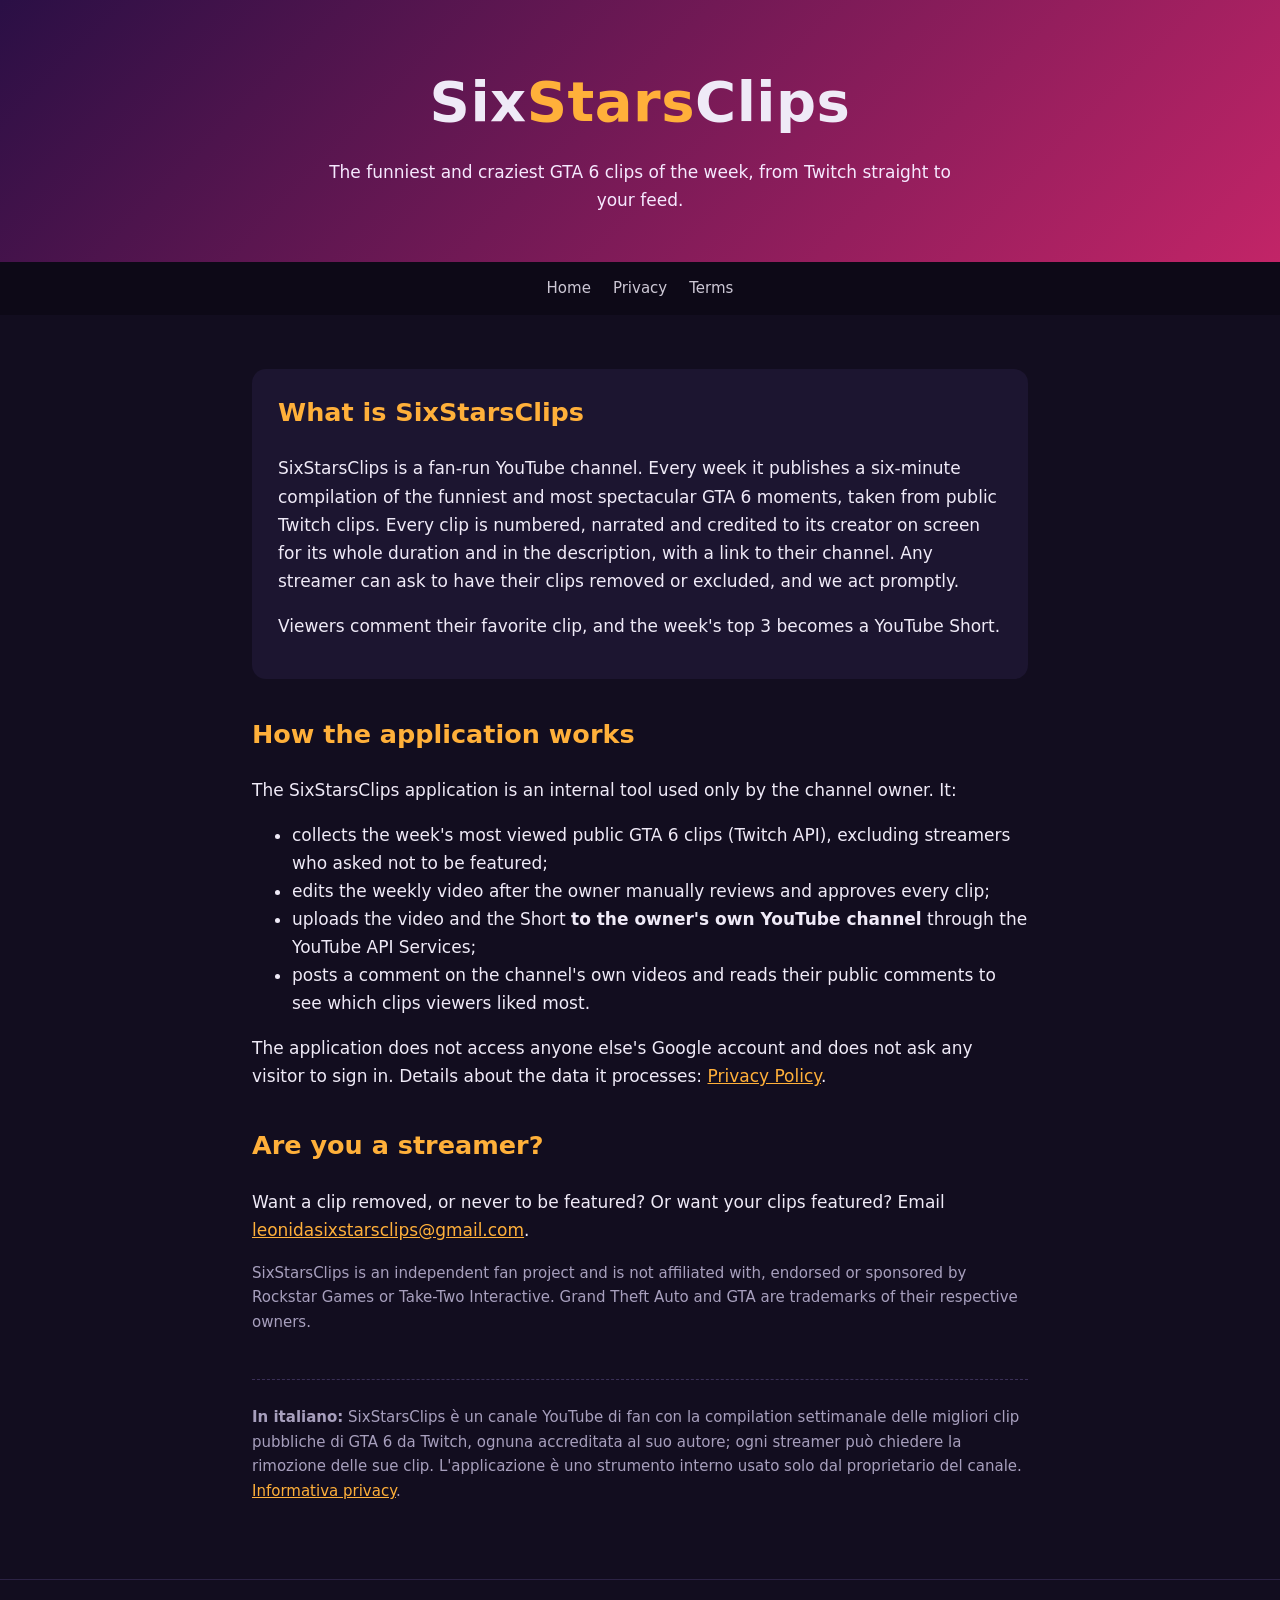
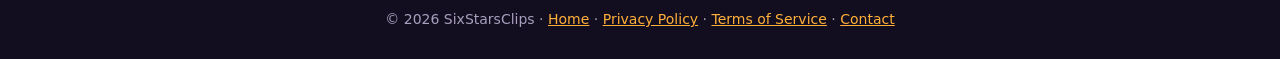
<file: index.html>
<!doctype html>
<html lang="en">
<head>
<meta charset="utf-8"><meta name="viewport" content="width=device-width,initial-scale=1">
<title>SixStarsClips – The best GTA 6 clips, every week</title>
<meta name="description" content="SixStarsClips: the best GTA 6 clips from Twitch streamers, every week, credited to their creators.">
<link rel="stylesheet" href="style.css">
</head>
<body>
<header><h1>Six<span>Stars</span>Clips</h1><p>The funniest and craziest GTA 6 clips of the week, from Twitch straight to your feed.</p></header>
<nav><a href="index.html">Home</a><a href="privacy.html">Privacy</a><a href="terms.html">Terms</a></nav>
<main>

<div class="card">
<h2 style="margin-top:0">What is SixStarsClips</h2>
<p>SixStarsClips is a fan-run YouTube channel. Every week it publishes a six-minute compilation of the funniest and most spectacular GTA 6 moments, taken from public Twitch clips. Every clip is numbered, narrated and credited to its creator on screen for its whole duration and in the description, with a link to their channel. Any streamer can ask to have their clips removed or excluded, and we act promptly.</p>
<p>Viewers comment their favorite clip, and the week's top 3 becomes a YouTube Short.</p>
</div>
<h2>How the application works</h2>
<p>The SixStarsClips application is an internal tool used only by the channel owner. It:</p>
<ul>
<li>collects the week's most viewed public GTA 6 clips (Twitch API), excluding streamers who asked not to be featured;</li>
<li>edits the weekly video after the owner manually reviews and approves every clip;</li>
<li>uploads the video and the Short <strong>to the owner's own YouTube channel</strong> through the YouTube API Services;</li>
<li>posts a comment on the channel's own videos and reads their public comments to see which clips viewers liked most.</li>
</ul>
<p>The application does not access anyone else's Google account and does not ask any visitor to sign in. Details about the data it processes: <a href="privacy.html">Privacy Policy</a>.</p>
<h2>Are you a streamer?</h2>
<p>Want a clip removed, or never to be featured? Or want your clips featured? Email <a href="mailto:leonidasixstarsclips@gmail.com">leonidasixstarsclips@gmail.com</a>.</p>
<p class="mut">SixStarsClips is an independent fan project and is not affiliated with, endorsed or sponsored by Rockstar Games or Take-Two Interactive. Grand Theft Auto and GTA are trademarks of their respective owners.</p>
<div class="lang"><p class="mut"><strong>In italiano:</strong> SixStarsClips è un canale YouTube di fan con la compilation settimanale delle migliori clip pubbliche di GTA 6 da Twitch, ognuna accreditata al suo autore; ogni streamer può chiedere la rimozione delle sue clip. L'applicazione è uno strumento interno usato solo dal proprietario del canale. <a href="privacy.html">Informativa privacy</a>.</p></div>
</main>
<footer>© 2026 SixStarsClips · <a href="index.html">Home</a> · <a href="privacy.html">Privacy Policy</a> · <a href="terms.html">Terms of Service</a> · <a href="mailto:leonidasixstarsclips@gmail.com">Contact</a></footer>
</body>
</html>
</file>
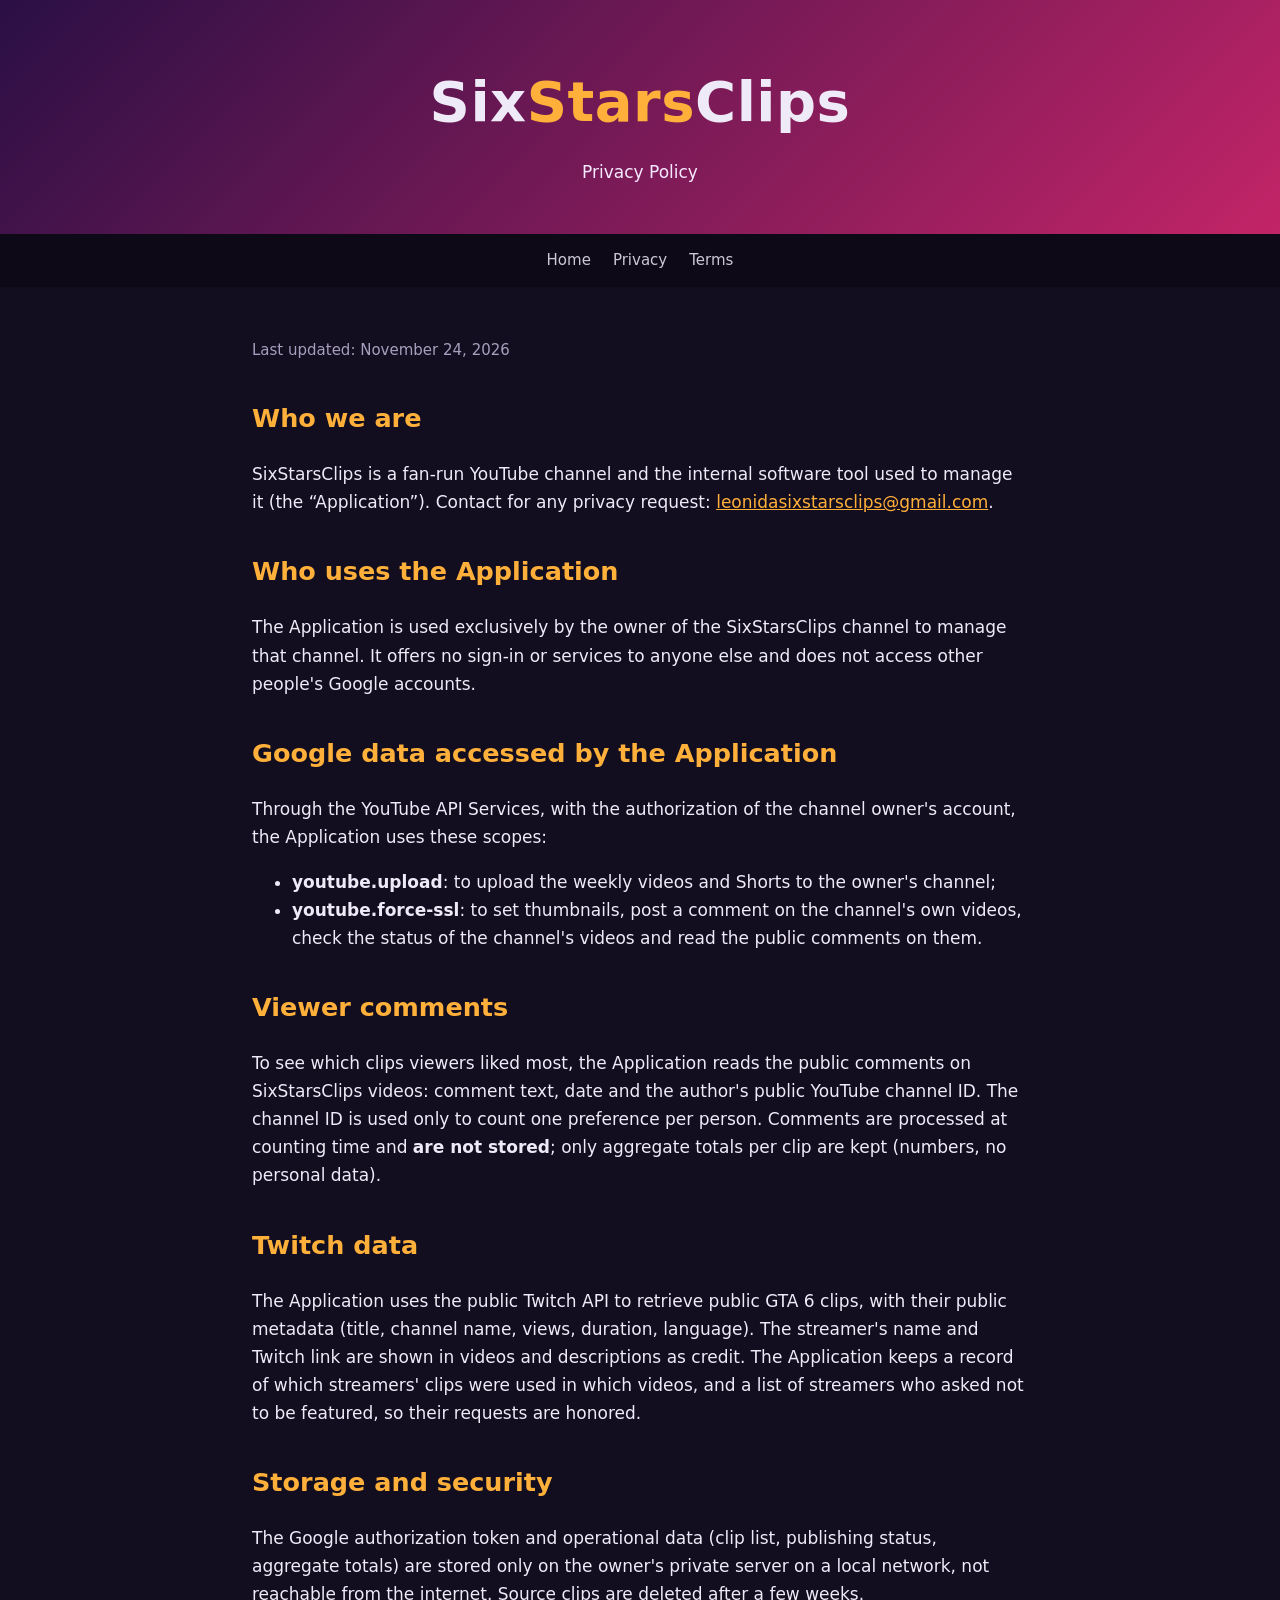
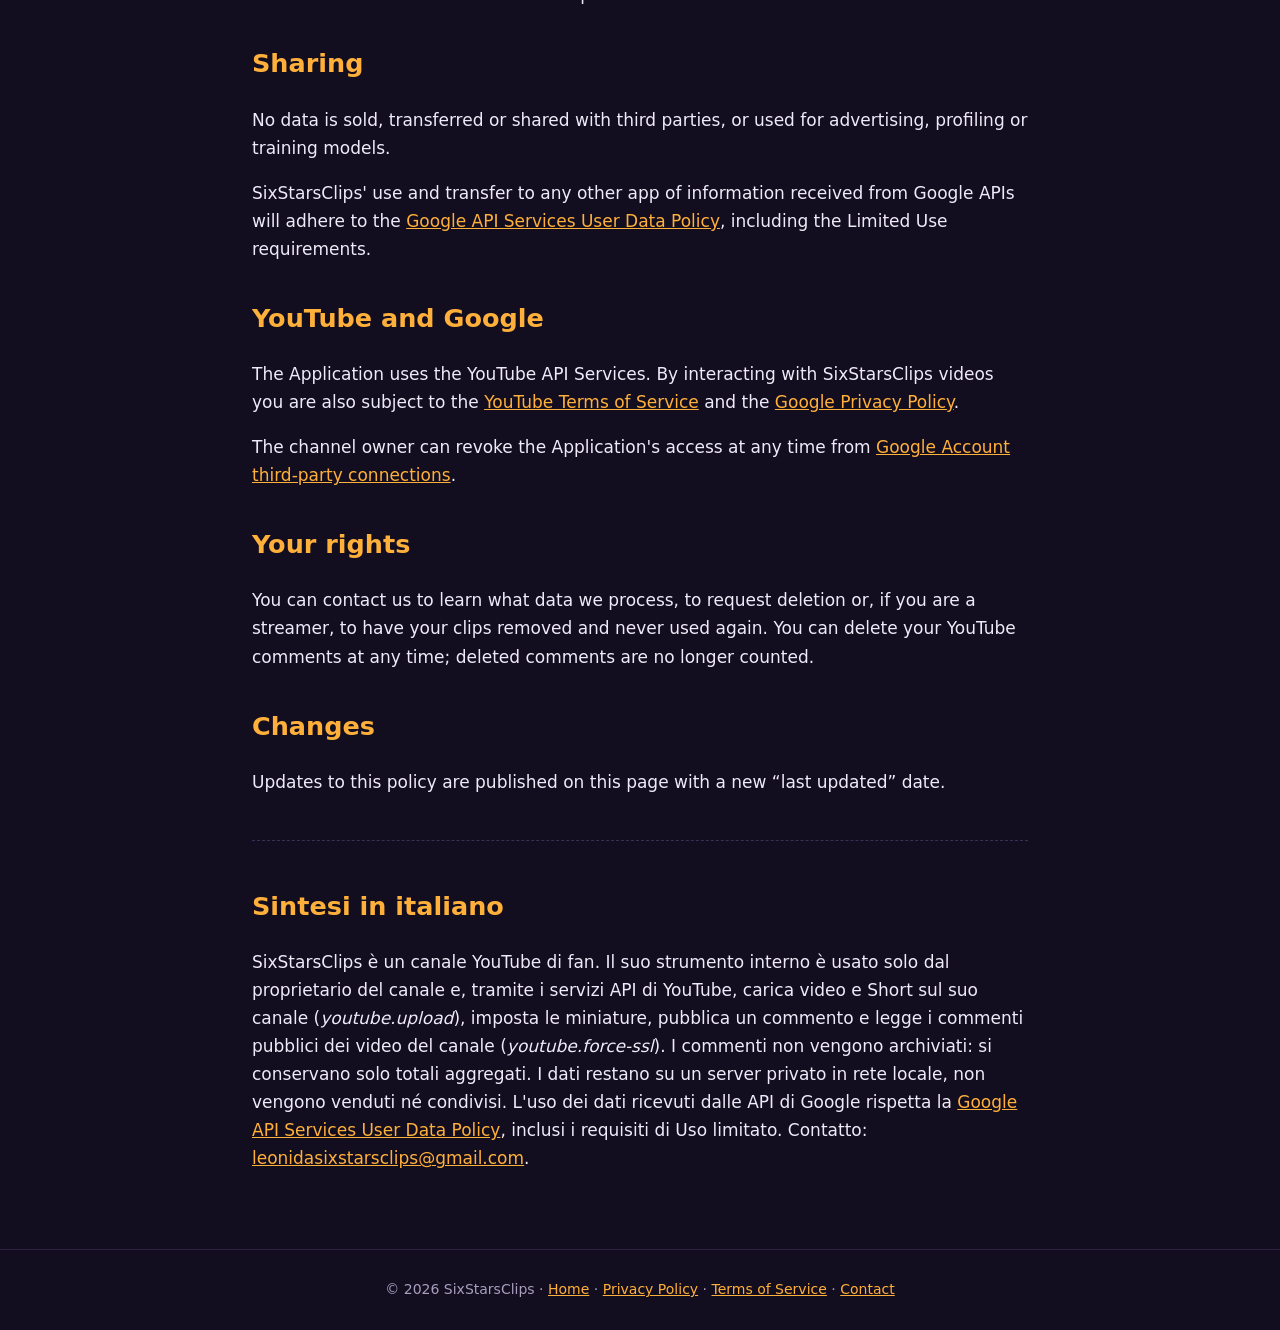
<file: privacy.html>
<!doctype html>
<html lang="en">
<head>
<meta charset="utf-8"><meta name="viewport" content="width=device-width,initial-scale=1">
<title>Privacy Policy – SixStarsClips</title>
<meta name="description" content="SixStarsClips: the best GTA 6 clips from Twitch streamers, every week, credited to their creators.">
<link rel="stylesheet" href="style.css">
</head>
<body>
<header><h1>Six<span>Stars</span>Clips</h1><p>Privacy Policy</p></header>
<nav><a href="index.html">Home</a><a href="privacy.html">Privacy</a><a href="terms.html">Terms</a></nav>
<main>

<p class="mut">Last updated: November 24, 2026</p>
<h2>Who we are</h2>
<p>SixStarsClips is a fan-run YouTube channel and the internal software tool used to manage it (the “Application”). Contact for any privacy request: <a href="mailto:leonidasixstarsclips@gmail.com">leonidasixstarsclips@gmail.com</a>.</p>
<h2>Who uses the Application</h2>
<p>The Application is used exclusively by the owner of the SixStarsClips channel to manage that channel. It offers no sign-in or services to anyone else and does not access other people's Google accounts.</p>
<h2>Google data accessed by the Application</h2>
<p>Through the YouTube API Services, with the authorization of the channel owner's account, the Application uses these scopes:</p>
<ul>
<li><strong>youtube.upload</strong>: to upload the weekly videos and Shorts to the owner's channel;</li>
<li><strong>youtube.force-ssl</strong>: to set thumbnails, post a comment on the channel's own videos, check the status of the channel's videos and read the public comments on them.</li>
</ul>
<h2>Viewer comments</h2>
<p>To see which clips viewers liked most, the Application reads the public comments on SixStarsClips videos: comment text, date and the author's public YouTube channel ID. The channel ID is used only to count one preference per person. Comments are processed at counting time and <strong>are not stored</strong>; only aggregate totals per clip are kept (numbers, no personal data).</p>
<h2>Twitch data</h2>
<p>The Application uses the public Twitch API to retrieve public GTA 6 clips, with their public metadata (title, channel name, views, duration, language). The streamer's name and Twitch link are shown in videos and descriptions as credit. The Application keeps a record of which streamers' clips were used in which videos, and a list of streamers who asked not to be featured, so their requests are honored.</p>
<h2>Storage and security</h2>
<p>The Google authorization token and operational data (clip list, publishing status, aggregate totals) are stored only on the owner's private server on a local network, not reachable from the internet. Source clips are deleted after a few weeks.</p>
<h2>Sharing</h2>
<p>No data is sold, transferred or shared with third parties, or used for advertising, profiling or training models.</p>
<p>SixStarsClips' use and transfer to any other app of information received from Google APIs will adhere to the <a href="https://developers.google.com/terms/api-services-user-data-policy">Google API Services User Data Policy</a>, including the Limited Use requirements.</p>
<h2>YouTube and Google</h2>
<p>The Application uses the YouTube API Services. By interacting with SixStarsClips videos you are also subject to the <a href="https://www.youtube.com/t/terms">YouTube Terms of Service</a> and the <a href="https://policies.google.com/privacy">Google Privacy Policy</a>.</p>
<p>The channel owner can revoke the Application's access at any time from <a href="https://myaccount.google.com/connections">Google Account third-party connections</a>.</p>
<h2>Your rights</h2>
<p>You can contact us to learn what data we process, to request deletion or, if you are a streamer, to have your clips removed and never used again. You can delete your YouTube comments at any time; deleted comments are no longer counted.</p>
<h2>Changes</h2>
<p>Updates to this policy are published on this page with a new “last updated” date.</p>
<div class="lang"><h2>Sintesi in italiano</h2>
<p>SixStarsClips è un canale YouTube di fan. Il suo strumento interno è usato solo dal proprietario del canale e, tramite i servizi API di YouTube, carica video e Short sul suo canale (<em>youtube.upload</em>), imposta le miniature, pubblica un commento e legge i commenti pubblici dei video del canale (<em>youtube.force-ssl</em>). I commenti non vengono archiviati: si conservano solo totali aggregati. I dati restano su un server privato in rete locale, non vengono venduti né condivisi. L'uso dei dati ricevuti dalle API di Google rispetta la <a href="https://developers.google.com/terms/api-services-user-data-policy">Google API Services User Data Policy</a>, inclusi i requisiti di Uso limitato. Contatto: <a href="mailto:leonidasixstarsclips@gmail.com">leonidasixstarsclips@gmail.com</a>.</p></div>
</main>
<footer>© 2026 SixStarsClips · <a href="index.html">Home</a> · <a href="privacy.html">Privacy Policy</a> · <a href="terms.html">Terms of Service</a> · <a href="mailto:leonidasixstarsclips@gmail.com">Contact</a></footer>
</body>
</html>
</file>
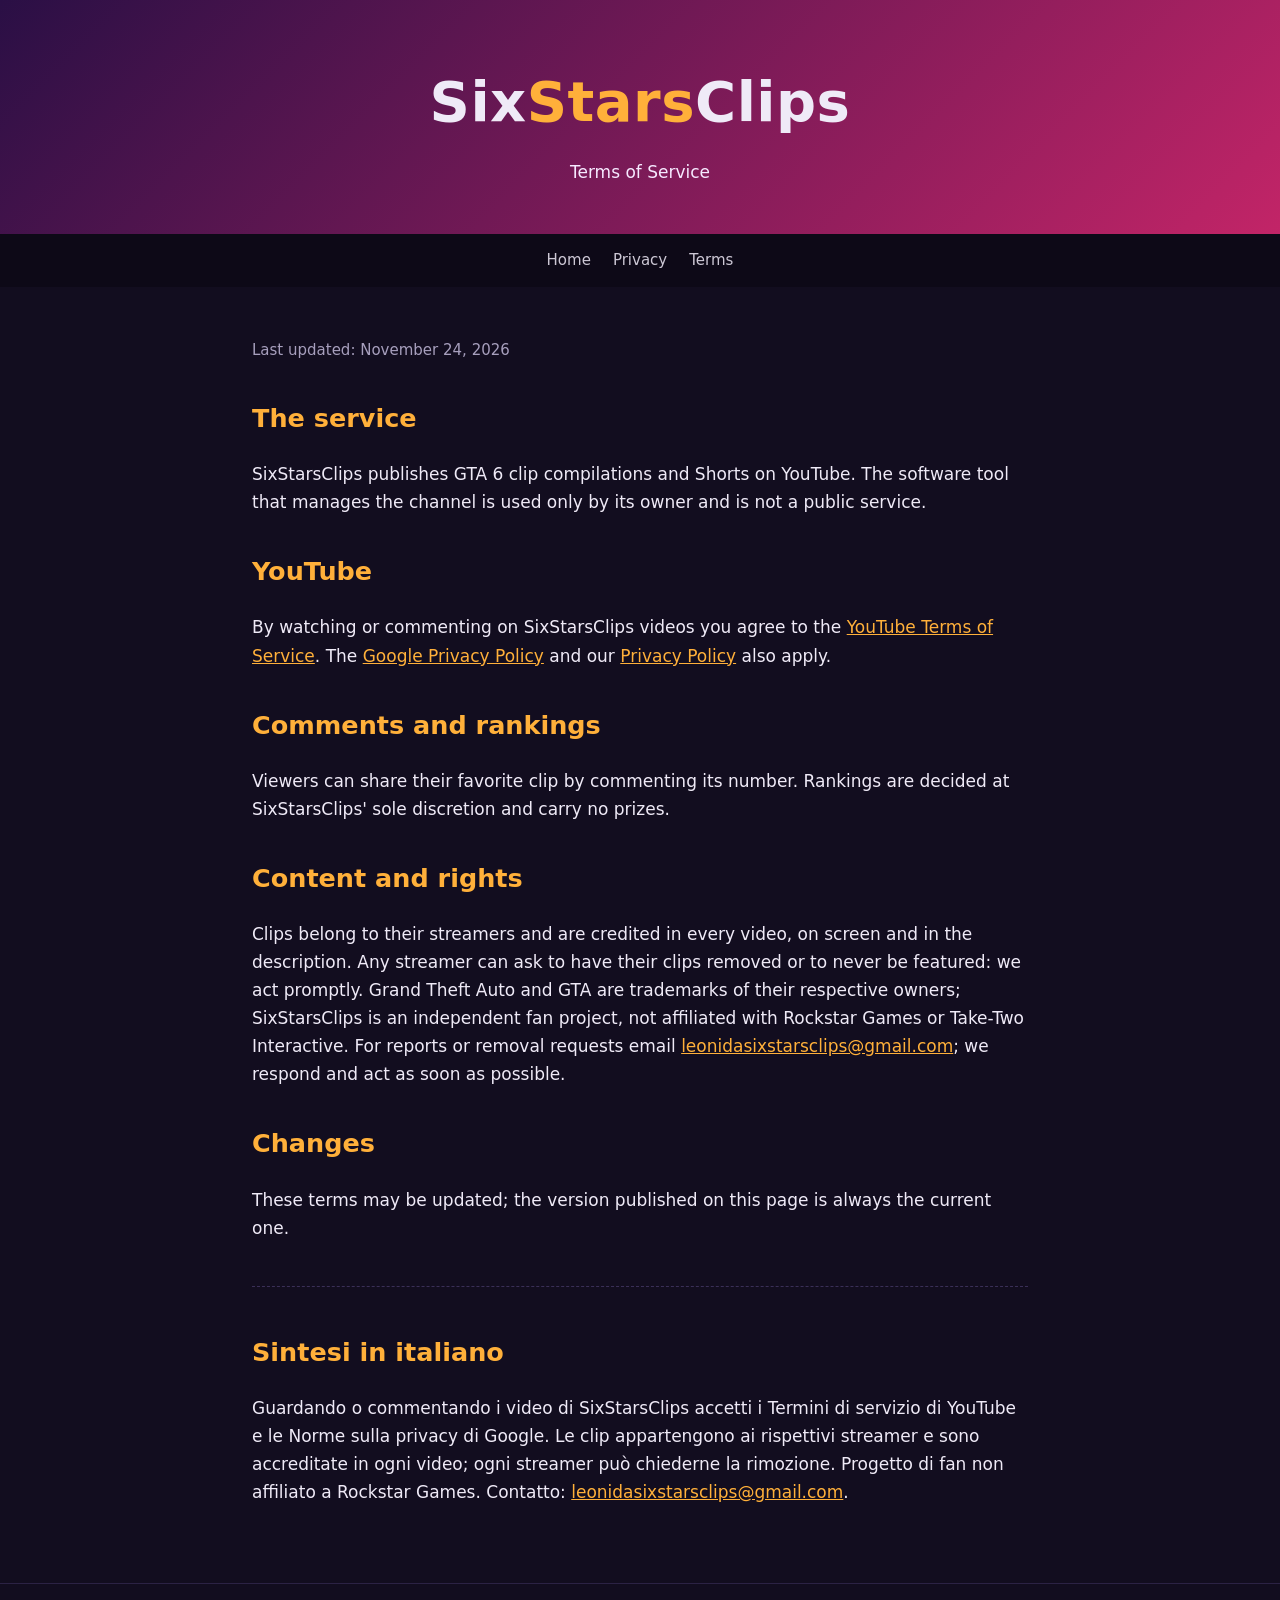
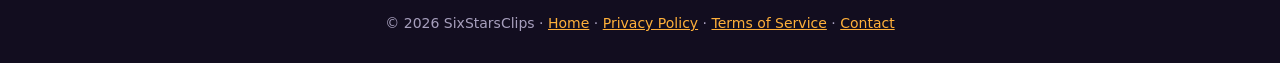
<file: terms.html>
<!doctype html>
<html lang="en">
<head>
<meta charset="utf-8"><meta name="viewport" content="width=device-width,initial-scale=1">
<title>Terms of Service – SixStarsClips</title>
<meta name="description" content="SixStarsClips: the best GTA 6 clips from Twitch streamers, every week, credited to their creators.">
<link rel="stylesheet" href="style.css">
</head>
<body>
<header><h1>Six<span>Stars</span>Clips</h1><p>Terms of Service</p></header>
<nav><a href="index.html">Home</a><a href="privacy.html">Privacy</a><a href="terms.html">Terms</a></nav>
<main>

<p class="mut">Last updated: November 24, 2026</p>
<h2>The service</h2>
<p>SixStarsClips publishes GTA 6 clip compilations and Shorts on YouTube. The software tool that manages the channel is used only by its owner and is not a public service.</p>
<h2>YouTube</h2>
<p>By watching or commenting on SixStarsClips videos you agree to the <a href="https://www.youtube.com/t/terms">YouTube Terms of Service</a>. The <a href="https://policies.google.com/privacy">Google Privacy Policy</a> and our <a href="privacy.html">Privacy Policy</a> also apply.</p>
<h2>Comments and rankings</h2>
<p>Viewers can share their favorite clip by commenting its number. Rankings are decided at SixStarsClips' sole discretion and carry no prizes.</p>
<h2>Content and rights</h2>
<p>Clips belong to their streamers and are credited in every video, on screen and in the description. Any streamer can ask to have their clips removed or to never be featured: we act promptly. Grand Theft Auto and GTA are trademarks of their respective owners; SixStarsClips is an independent fan project, not affiliated with Rockstar Games or Take-Two Interactive. For reports or removal requests email <a href="mailto:leonidasixstarsclips@gmail.com">leonidasixstarsclips@gmail.com</a>; we respond and act as soon as possible.</p>
<h2>Changes</h2>
<p>These terms may be updated; the version published on this page is always the current one.</p>
<div class="lang"><h2>Sintesi in italiano</h2><p>Guardando o commentando i video di SixStarsClips accetti i Termini di servizio di YouTube e le Norme sulla privacy di Google. Le clip appartengono ai rispettivi streamer e sono accreditate in ogni video; ogni streamer può chiederne la rimozione. Progetto di fan non affiliato a Rockstar Games. Contatto: <a href="mailto:leonidasixstarsclips@gmail.com">leonidasixstarsclips@gmail.com</a>.</p></div>
</main>
<footer>© 2026 SixStarsClips · <a href="index.html">Home</a> · <a href="privacy.html">Privacy Policy</a> · <a href="terms.html">Terms of Service</a> · <a href="mailto:leonidasixstarsclips@gmail.com">Contact</a></footer>
</body>
</html>
</file>
<file: style.css>
:root{--bg:#120d1f;--card:#1c1530;--txt:#efeaf7;--mut:#a79fbd;--acc:#ff2d75;--acc2:#ffb03a}
*{box-sizing:border-box}
body{margin:0;font:17px/1.65 system-ui,-apple-system,"Segoe UI",Roboto,sans-serif;background:var(--bg);color:var(--txt)}
a{color:var(--acc2)}
header{background:linear-gradient(135deg,#2a0f45,#ff2d75 140%);padding:56px 24px 48px;text-align:center}
header h1{margin:0;font-size:clamp(34px,6vw,56px);letter-spacing:.5px}
header h1 span{color:var(--acc2)}
header p{margin:10px auto 0;max-width:640px;color:#f6e9ff}
nav{display:flex;gap:22px;justify-content:center;padding:14px;background:#0d0917;font-size:15px}
nav a{color:var(--txt);text-decoration:none;opacity:.85}nav a:hover{opacity:1;color:var(--acc2)}
main{max-width:820px;margin:0 auto;padding:36px 22px 60px}
.card{background:var(--card);border-radius:14px;padding:22px 26px;margin:18px 0}
h2{color:var(--acc2);margin-top:34px}h3{margin-bottom:4px}
.mut{color:var(--mut);font-size:15px}
footer{text-align:center;color:var(--mut);font-size:14px;padding:28px;border-top:1px solid #2b2244}
.lang{border-top:1px dashed #3a2f57;margin-top:44px;padding-top:10px}
</file>
